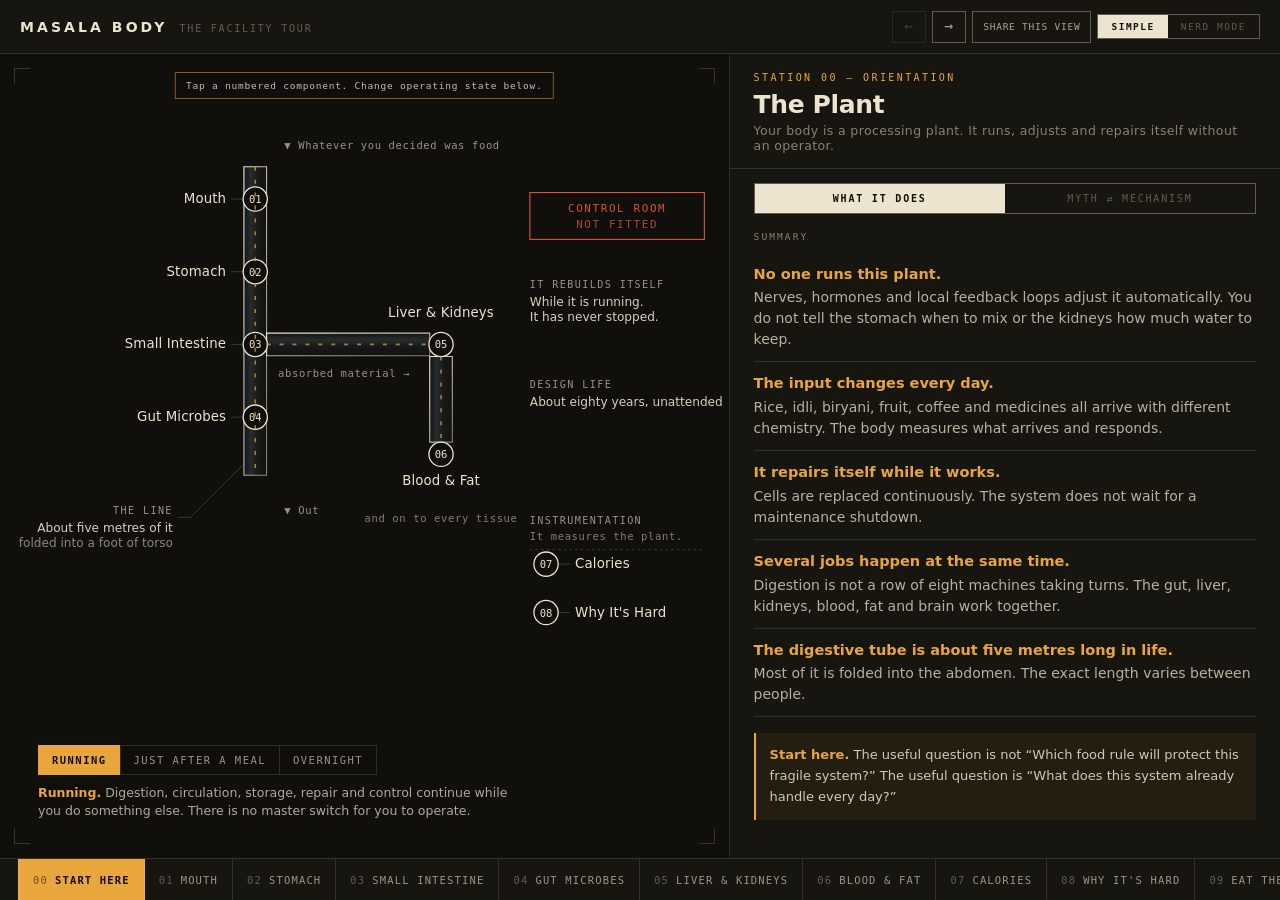
<file: index.html>
<!DOCTYPE html>
<html lang="en">
<head>
<meta charset="utf-8">
<meta name="viewport" content="width=device-width, initial-scale=1">
<title>Masala Body — The Facility Tour</title>
<meta name="description" content="A guided tour of the human body drawn as an industrial plant. Ten stations, two detail layers.">
<link rel="icon" href="favicon.svg" type="image/svg+xml">

<!-- Sharing is the whole distribution plan (A9), so the card matters, and
     these are absolute: a good number of scrapers will not resolve a relative
     og:image, and the per-station pages sit one directory down. -->
<meta property="og:type" content="website">
<meta property="og:url" content="https://krishashok.github.io/masala-body-atlas/">
<meta property="og:title" content="Masala Body — The Facility Tour">
<meta property="og:description" content="Ten stations of the human body, drawn as an industrial plant. Every organ gets an engineering datasheet and a myth-vs-mechanism toggle.">
<meta property="og:image" content="https://krishashok.github.io/masala-body-atlas/og.png">
<meta name="twitter:card" content="summary_large_image">
<meta name="twitter:title" content="Masala Body — The Facility Tour">
<meta name="twitter:description" content="Ten stations of the human body, drawn as an industrial plant.">
<meta name="twitter:image" content="https://krishashok.github.io/masala-body-atlas/og.png">

<link rel="stylesheet" href="app.css">
<link rel="stylesheet" href="interaction-controls.css">
</head>
<body class="plain">

<!-- ============ SHARED PAINT SERVERS ============
     One implied light source for the whole set: top-left, always. Every
     sheet references these by fragment id, so the ten drawings are lit
     consistently and the gradients are downloaded once rather than
     re-declared in ten <defs> blocks.

     On a near-black ground you model with light, not shadow — a drop
     shadow against #100F0C is invisible, so there are none here. What
     gives an object its volume is a lit contour, a shaded interior and
     a wall that catches the light on one side. -->
<svg class="matdefs" aria-hidden="true" focusable="false"><defs>

  <!-- vessel interior: bright at the top-left shoulder, falling away -->
  <linearGradient id="mb-form" x1="0" y1="0" x2=".9" y2="1">
    <stop offset="0"   stop-color="#E8A63C" stop-opacity=".14"/>
    <stop offset=".55" stop-color="#E8A63C" stop-opacity=".055"/>
    <stop offset="1"   stop-color="#E8A63C" stop-opacity=".015"/>
  </linearGradient>

  <!-- contour: the outline itself is lit, so it is not a uniform weight.
       The dark end stops at .52 so the shaded edge stays legible. -->
  <linearGradient id="mb-rim" x1="0" y1="0" x2=".85" y2="1">
    <stop offset="0"   stop-color="#EDE4D0" stop-opacity="1"/>
    <stop offset=".5"  stop-color="#EDE4D0" stop-opacity=".8"/>
    <stop offset="1"   stop-color="#EDE4D0" stop-opacity=".52"/>
  </linearGradient>

  <!-- the wall seen edge-on. Painted on a stroke that is clipped to its
       own shape, so only the inner half survives and the vessel gains a
       thickness instead of a boundary. -->
  <linearGradient id="mb-wall" x1="0" y1="0" x2=".8" y2="1">
    <stop offset="0"   stop-color="#EDE4D0" stop-opacity=".26"/>
    <stop offset=".45" stop-color="#EDE4D0" stop-opacity=".1"/>
    <stop offset="1"   stop-color="#EDE4D0" stop-opacity=".04"/>
  </linearGradient>

  <!-- sheen: a wet surface has one soft specular patch, not an even wash -->
  <radialGradient id="mb-spec" cx=".5" cy=".5" r=".5">
    <stop offset="0" stop-color="#EDE4D0" stop-opacity=".09"/>
    <stop offset="1" stop-color="#EDE4D0" stop-opacity="0"/>
  </radialGradient>

  <!-- pipes. The diagonal is the safe default for bent and tapered runs;
       .v and .h get a true cylinder ramp across the bore. -->
  <linearGradient id="mb-pipe" x1="0" y1="0" x2=".9" y2="1">
    <stop offset="0" stop-color="#7FA0BA" stop-opacity=".17"/>
    <stop offset="1" stop-color="#7FA0BA" stop-opacity=".03"/>
  </linearGradient>
  <linearGradient id="mb-tube-v" x1="0" y1="0" x2="1" y2="0">
    <stop offset="0"   stop-color="#7FA0BA" stop-opacity=".04"/>
    <stop offset=".3"  stop-color="#7FA0BA" stop-opacity=".2"/>
    <stop offset=".62" stop-color="#7FA0BA" stop-opacity=".07"/>
    <stop offset="1"   stop-color="#7FA0BA" stop-opacity=".02"/>
  </linearGradient>
  <linearGradient id="mb-tube-h" x1="0" y1="0" x2="0" y2="1">
    <stop offset="0"   stop-color="#7FA0BA" stop-opacity=".04"/>
    <stop offset=".3"  stop-color="#7FA0BA" stop-opacity=".2"/>
    <stop offset=".62" stop-color="#7FA0BA" stop-opacity=".07"/>
    <stop offset="1"   stop-color="#7FA0BA" stop-opacity=".02"/>
  </linearGradient>

  <!-- plant, not organ: bays and blocks are lit from the same corner -->
  <linearGradient id="mb-bay" x1="0" y1="0" x2=".6" y2="1">
    <stop offset="0" stop-color="#E8A63C" stop-opacity=".11"/>
    <stop offset="1" stop-color="#E8A63C" stop-opacity=".02"/>
  </linearGradient>

</defs></svg>

<div class="topbar">
  <div class="brand"><b>Masala Body</b><span>The Facility Tour</span></div>
  <div class="topactions">
    <button class="iconbtn" id="btnPrev" aria-label="Previous station" title="Previous station">←</button>
    <button class="iconbtn" id="btnNext" aria-label="Next station" title="Next station">→</button>
    <button class="sharebtn" id="btnShare">Share this view</button>
  <div class="layerswitch">
    <div class="seg">
      <button id="btnPlain" class="on" aria-pressed="true">Simple</button>
      <button id="btnTech" aria-pressed="false">Nerd Mode</button>
    </div>
  </div>
  </div>
</div>

<div class="main">

  <!-- ================== DRAWING ================== -->
  <div class="surface" id="surface">
    <span class="corner tl"></span><span class="corner tr"></span>
    <span class="corner bl"></span><span class="corner br"></span>
    <div class="modeflag techonly" id="modeflag">Mechanism View</div>
    <div class="firsthint" id="firsthint">Tap a numbered component. Change operating state below.</div>

    <div id="drawing"></div>

    <div class="titleblock techonly" id="titleblock"></div>

    <div class="modestrip">
      <div class="modebtns" id="modebtns"></div>
      <div class="modecap" id="modecap"></div>
    </div>
  </div>

  <!-- ================== PANEL ================== -->
  <div class="panel">
    <div class="phead">
      <div class="stationno" id="stationno"></div>
      <h1 id="ptitle"></h1>
      <h2 id="psub"></h2>
    </div>

    <div class="toggle" id="toggle">
      <button id="btnMain" class="on" aria-pressed="true">What It Does</button>
      <button id="btnMyth" class="mythbtn" aria-pressed="false">Myth &rlarr; Mechanism</button>
    </div>

    <div class="body plainonly" id="bodyPlain"></div>
    <div class="body techonly" id="bodyTech"></div>
    <div class="modelwrap techonly" id="modelwrap" style="display:none"></div>
    <div class="body" id="bodyMyth" style="display:none"></div>

    <div class="readout" id="readout" aria-live="polite">
      <div class="tag" id="roTag"></div>
      <h3 id="roName"></h3>
      <p id="roText"></p>
    </div>
  </div>
</div>

<nav class="rail" id="rail" aria-label="Stations"></nav>

<script type="module" src="app.js"></script>
<script type="module" src="interaction-controls.js"></script>
</body>
</html>
</file>
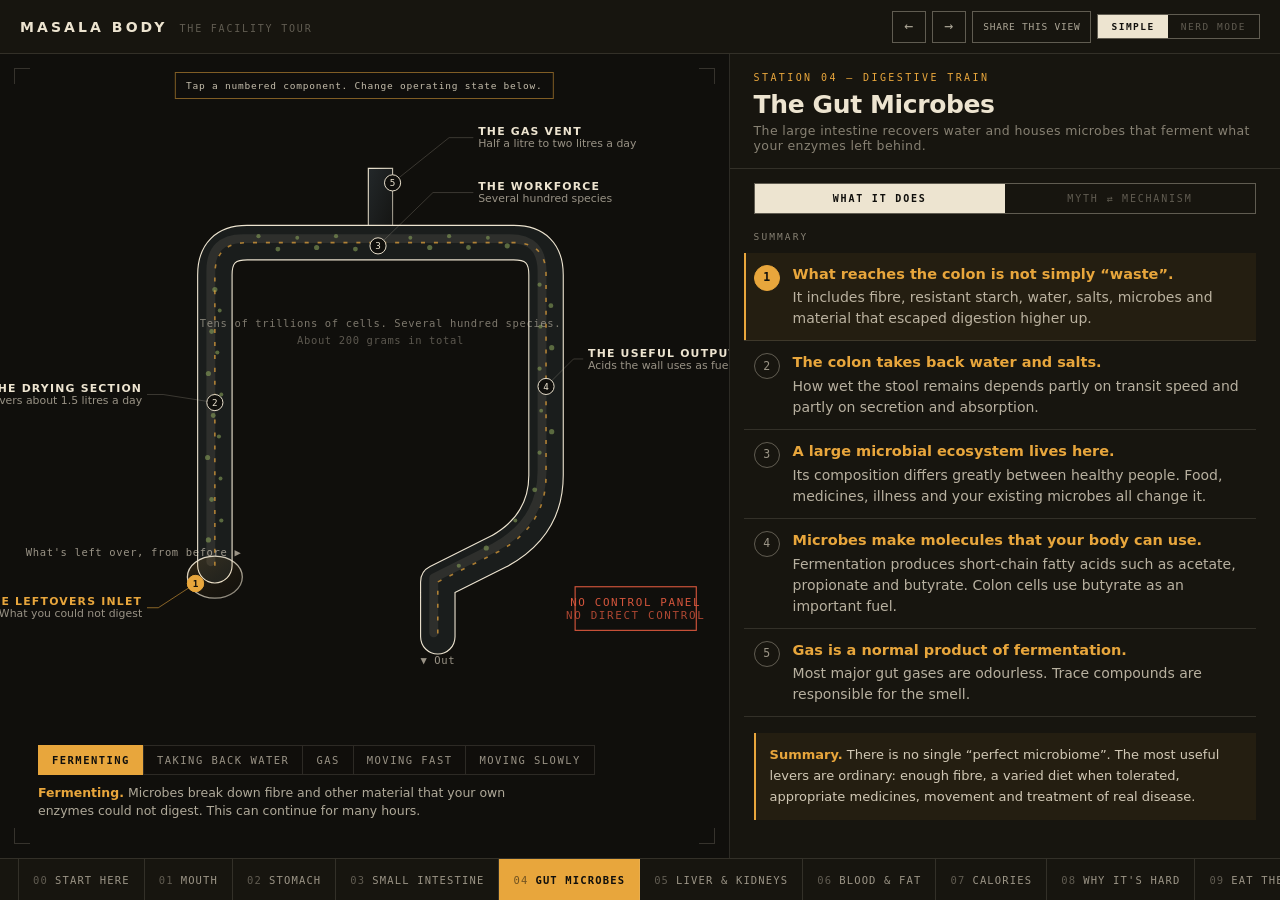
<file: bioreactor/index.html>
<!doctype html>
<html lang="en"><head>
<meta charset="utf-8">
<meta name="viewport" content="width=device-width,initial-scale=1">
<title>Masala Body — Station 04: Gut Microbes</title>
<meta name="description" content="What you can't digest, they can">
<meta property="og:type" content="website">
<meta property="og:url" content="https://krishashok.github.io/masala-body-atlas/bioreactor/">
<meta property="og:title" content="Masala Body — Station 04: Gut Microbes">
<meta property="og:description" content="What you can't digest, they can">
<meta property="og:image" content="https://krishashok.github.io/masala-body-atlas/og.png">
<meta name="twitter:card" content="summary_large_image">
<meta name="twitter:title" content="Masala Body — Station 04: Gut Microbes">
<meta name="twitter:description" content="What you can't digest, they can">
<meta name="twitter:image" content="https://krishashok.github.io/masala-body-atlas/og.png">
<link rel="icon" href="../favicon.svg" type="image/svg+xml">
<script>location.replace('../#/bioreactor'+location.search)</script>
</head><body><p><a href="../#/bioreactor">Open Station 04</a></p></body></html>
</file>
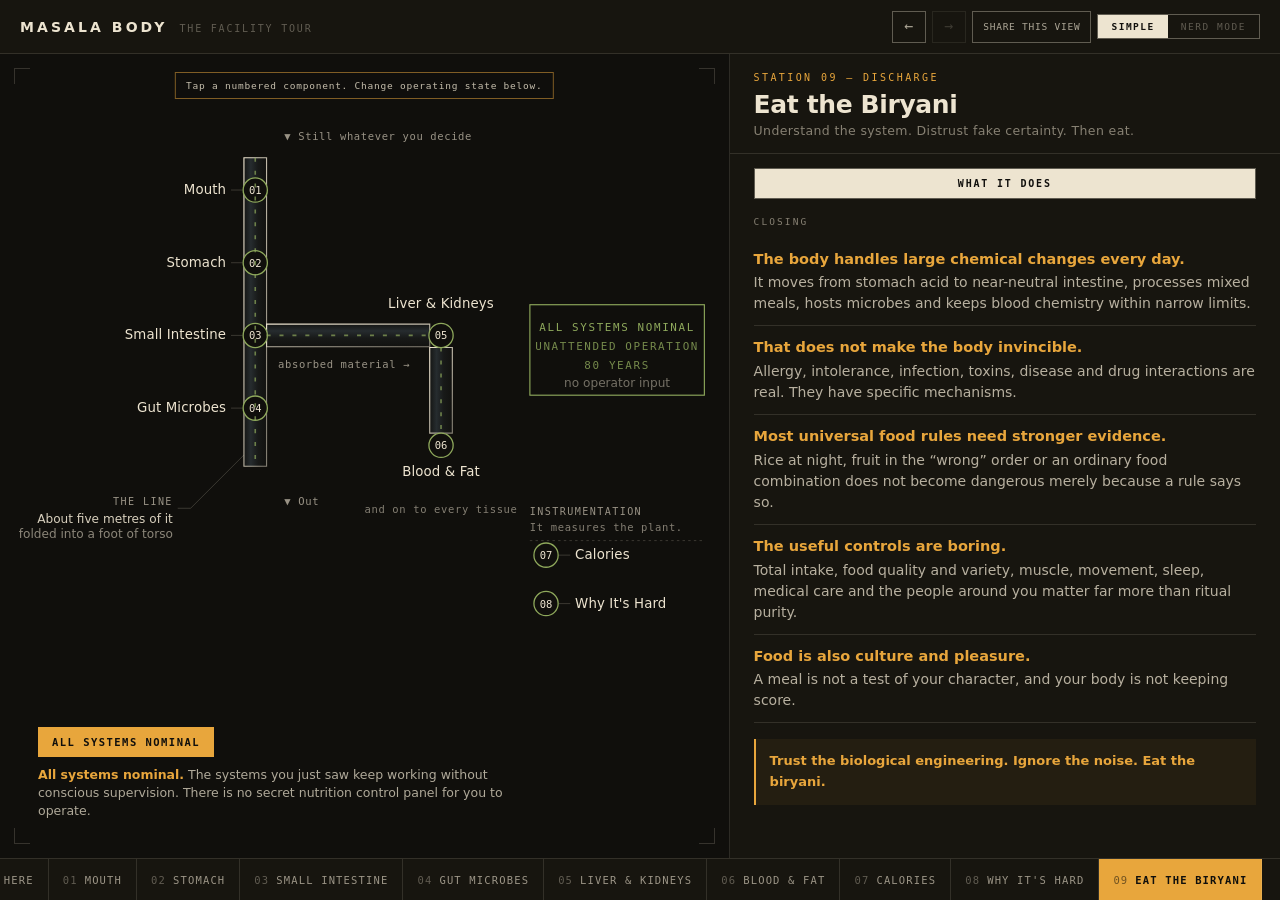
<file: closing/index.html>
<!doctype html>
<html lang="en"><head>
<meta charset="utf-8">
<meta name="viewport" content="width=device-width,initial-scale=1">
<title>Masala Body — Station 09: Eat the Biryani</title>
<meta name="description" content="Understand the system, distrust certainty, then eat">
<meta property="og:type" content="website">
<meta property="og:url" content="https://krishashok.github.io/masala-body-atlas/closing/">
<meta property="og:title" content="Masala Body — Station 09: Eat the Biryani">
<meta property="og:description" content="Understand the system, distrust certainty, then eat">
<meta property="og:image" content="https://krishashok.github.io/masala-body-atlas/og.png">
<meta name="twitter:card" content="summary_large_image">
<meta name="twitter:title" content="Masala Body — Station 09: Eat the Biryani">
<meta name="twitter:description" content="Understand the system, distrust certainty, then eat">
<meta name="twitter:image" content="https://krishashok.github.io/masala-body-atlas/og.png">
<link rel="icon" href="../favicon.svg" type="image/svg+xml">
<script>location.replace('../#/closing'+location.search)</script>
</head><body><p><a href="../#/closing">Open Station 09</a></p></body></html>
</file>
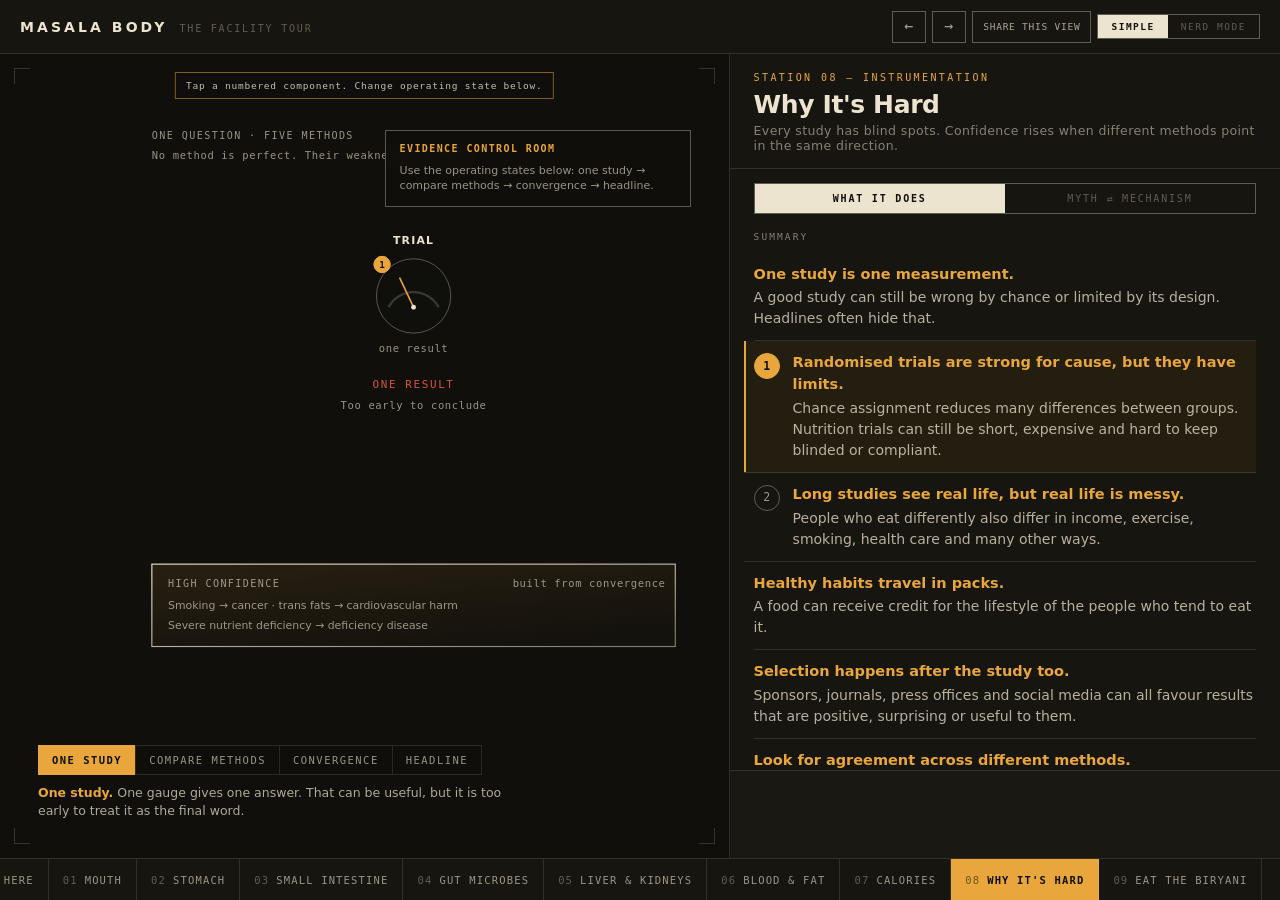
<file: control-room/index.html>
<!doctype html>
<html lang="en"><head>
<meta charset="utf-8">
<meta name="viewport" content="width=device-width,initial-scale=1">
<title>Masala Body — Station 08: Why It's Hard</title>
<meta name="description" content="Every instrument has a blind spot. Confidence rises when different ones agree.">
<meta property="og:type" content="website">
<meta property="og:url" content="https://krishashok.github.io/masala-body-atlas/control-room/">
<meta property="og:title" content="Masala Body — Station 08: Why It's Hard">
<meta property="og:description" content="Every instrument has a blind spot. Confidence rises when different ones agree.">
<meta property="og:image" content="https://krishashok.github.io/masala-body-atlas/og.png">
<meta name="twitter:card" content="summary_large_image">
<meta name="twitter:title" content="Masala Body — Station 08: Why It's Hard">
<meta name="twitter:description" content="Every instrument has a blind spot. Confidence rises when different ones agree.">
<meta name="twitter:image" content="https://krishashok.github.io/masala-body-atlas/og.png">
<link rel="icon" href="../favicon.svg" type="image/svg+xml">
<script>location.replace('../#/control-room'+location.search)</script>
</head><body><p><a href="../#/control-room">Open Station 08</a></p></body></html>
</file>
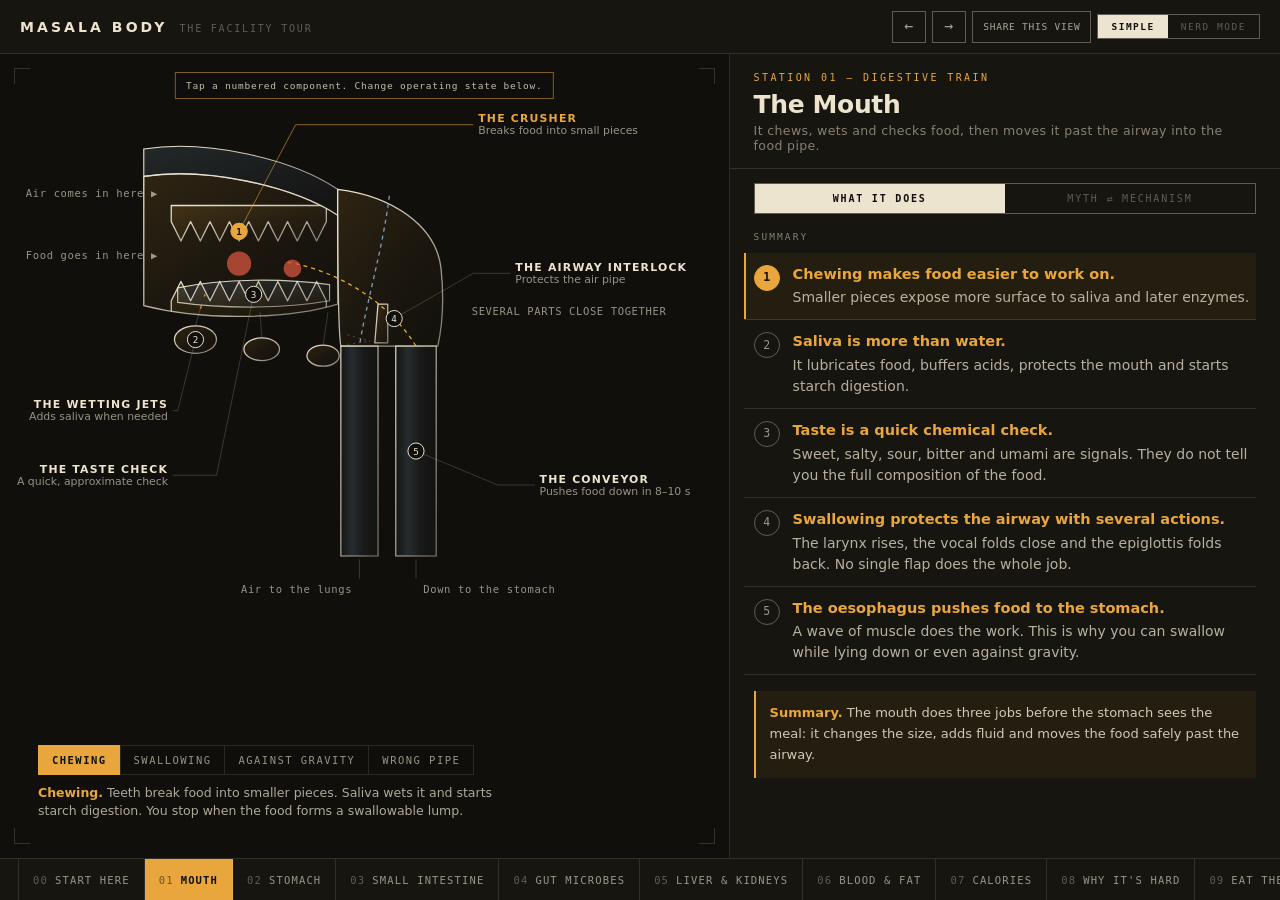
<file: intake/index.html>
<!doctype html>
<html lang="en"><head>
<meta charset="utf-8">
<meta name="viewport" content="width=device-width,initial-scale=1">
<title>Masala Body — Station 01: Mouth</title>
<meta name="description" content="Where food gets smaller, wetter, and safely aimed">
<meta property="og:type" content="website">
<meta property="og:url" content="https://krishashok.github.io/masala-body-atlas/intake/">
<meta property="og:title" content="Masala Body — Station 01: Mouth">
<meta property="og:description" content="Where food gets smaller, wetter, and safely aimed">
<meta property="og:image" content="https://krishashok.github.io/masala-body-atlas/og.png">
<meta name="twitter:card" content="summary_large_image">
<meta name="twitter:title" content="Masala Body — Station 01: Mouth">
<meta name="twitter:description" content="Where food gets smaller, wetter, and safely aimed">
<meta name="twitter:image" content="https://krishashok.github.io/masala-body-atlas/og.png">
<link rel="icon" href="../favicon.svg" type="image/svg+xml">
<script>location.replace('../#/intake'+location.search)</script>
</head><body><p><a href="../#/intake">Open Station 01</a></p></body></html>
</file>
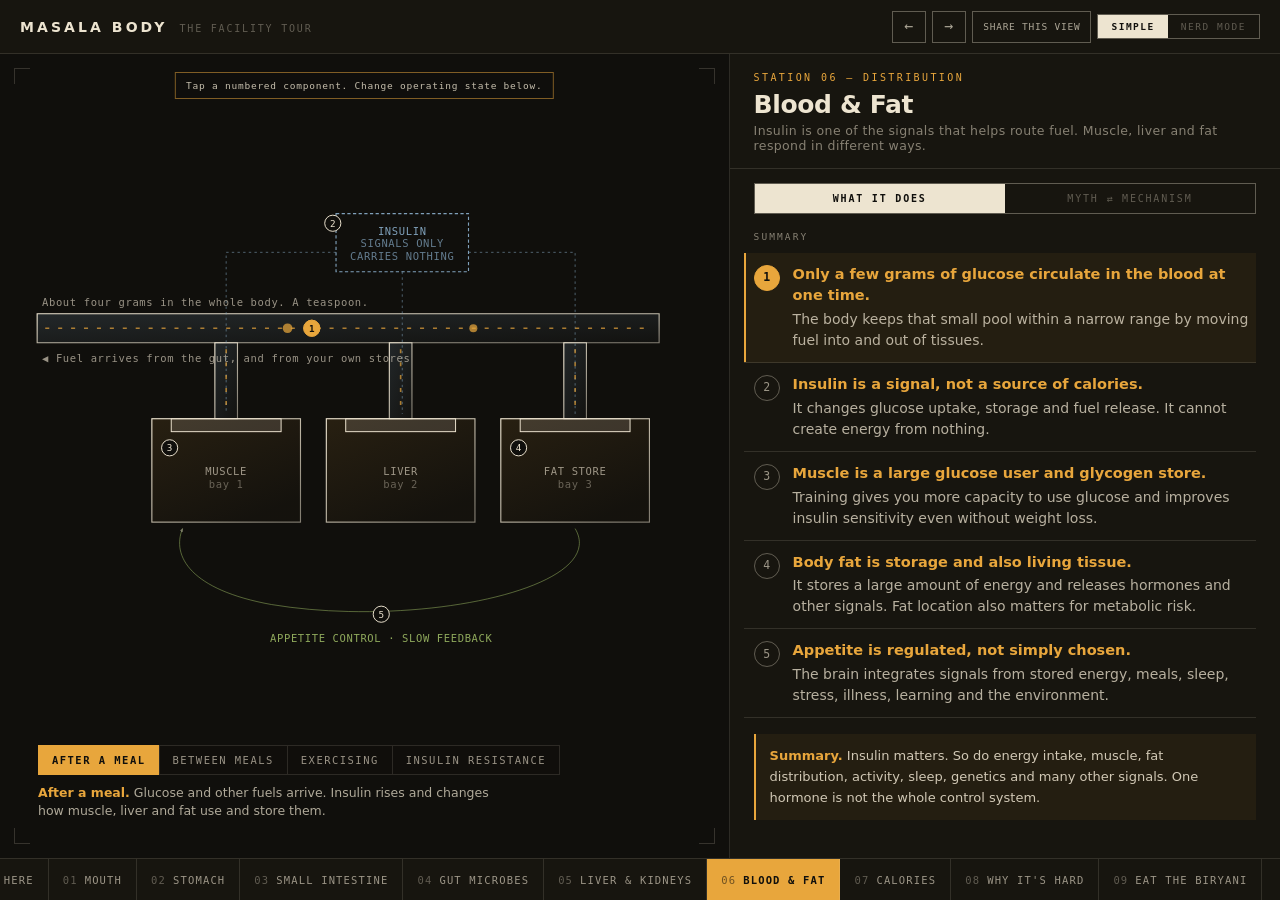
<file: logistics/index.html>
<!doctype html>
<html lang="en"><head>
<meta charset="utf-8">
<meta name="viewport" content="width=device-width,initial-scale=1">
<title>Masala Body — Station 06: Blood &amp; Fat</title>
<meta name="description" content="Insulin is a traffic controller. It does not manufacture anything.">
<meta property="og:type" content="website">
<meta property="og:url" content="https://krishashok.github.io/masala-body-atlas/logistics/">
<meta property="og:title" content="Masala Body — Station 06: Blood &amp; Fat">
<meta property="og:description" content="Insulin is a traffic controller. It does not manufacture anything.">
<meta property="og:image" content="https://krishashok.github.io/masala-body-atlas/og.png">
<meta name="twitter:card" content="summary_large_image">
<meta name="twitter:title" content="Masala Body — Station 06: Blood &amp; Fat">
<meta name="twitter:description" content="Insulin is a traffic controller. It does not manufacture anything.">
<meta name="twitter:image" content="https://krishashok.github.io/masala-body-atlas/og.png">
<link rel="icon" href="../favicon.svg" type="image/svg+xml">
<script>location.replace('../#/logistics'+location.search)</script>
</head><body><p><a href="../#/logistics">Open Station 06</a></p></body></html>
</file>
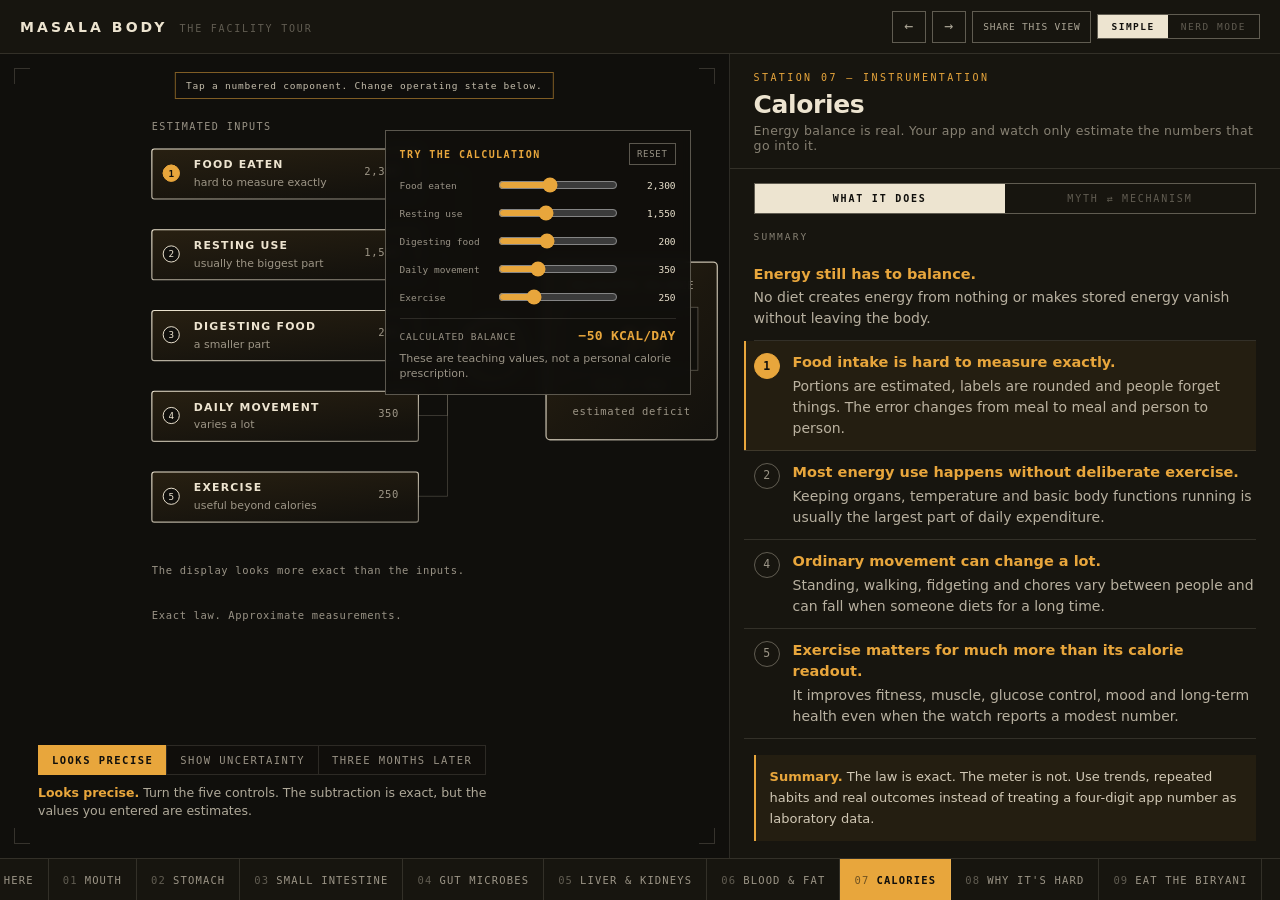
<file: meter/index.html>
<!doctype html>
<html lang="en"><head>
<meta charset="utf-8">
<meta name="viewport" content="width=device-width,initial-scale=1">
<title>Masala Body — Station 07: Calories</title>
<meta name="description" content="The physics is exact. The measurement is not. Those are different problems.">
<meta property="og:type" content="website">
<meta property="og:url" content="https://krishashok.github.io/masala-body-atlas/meter/">
<meta property="og:title" content="Masala Body — Station 07: Calories">
<meta property="og:description" content="The physics is exact. The measurement is not. Those are different problems.">
<meta property="og:image" content="https://krishashok.github.io/masala-body-atlas/og.png">
<meta name="twitter:card" content="summary_large_image">
<meta name="twitter:title" content="Masala Body — Station 07: Calories">
<meta name="twitter:description" content="The physics is exact. The measurement is not. Those are different problems.">
<meta name="twitter:image" content="https://krishashok.github.io/masala-body-atlas/og.png">
<link rel="icon" href="../favicon.svg" type="image/svg+xml">
<script>location.replace('../#/meter'+location.search)</script>
</head><body><p><a href="../#/meter">Open Station 07</a></p></body></html>
</file>
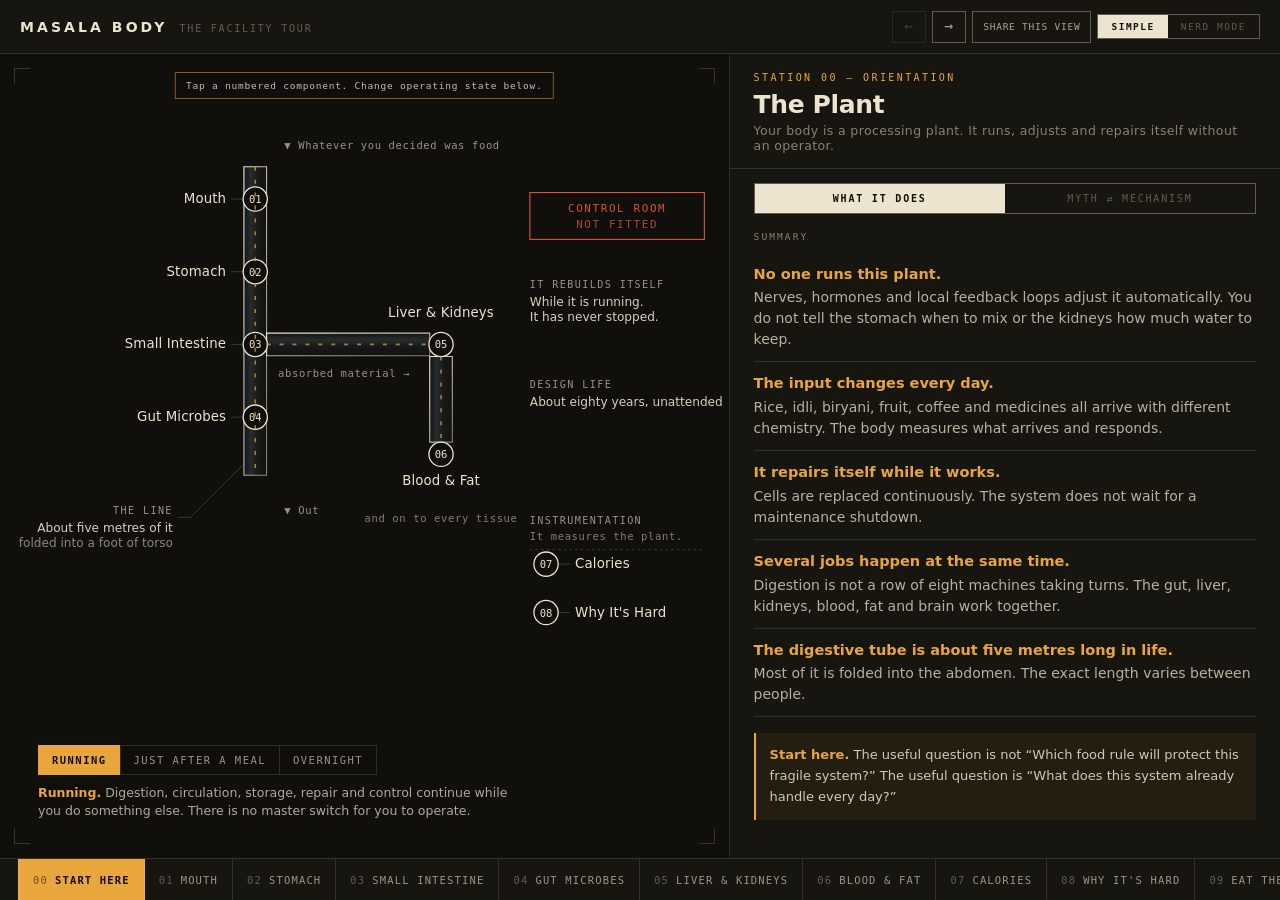
<file: preface/index.html>
<!doctype html>
<html lang="en"><head>
<meta charset="utf-8">
<meta name="viewport" content="width=device-width,initial-scale=1">
<title>Masala Body — Station 00: Start Here</title>
<meta name="description" content="Your body is a processing plant, and it has never once been switched off">
<meta property="og:type" content="website">
<meta property="og:url" content="https://krishashok.github.io/masala-body-atlas/preface/">
<meta property="og:title" content="Masala Body — Station 00: Start Here">
<meta property="og:description" content="Your body is a processing plant, and it has never once been switched off">
<meta property="og:image" content="https://krishashok.github.io/masala-body-atlas/og.png">
<meta name="twitter:card" content="summary_large_image">
<meta name="twitter:title" content="Masala Body — Station 00: Start Here">
<meta name="twitter:description" content="Your body is a processing plant, and it has never once been switched off">
<meta name="twitter:image" content="https://krishashok.github.io/masala-body-atlas/og.png">
<link rel="icon" href="../favicon.svg" type="image/svg+xml">
<script>location.replace('../#/preface'+location.search)</script>
</head><body><p><a href="../#/preface">Open Station 00</a></p></body></html>
</file>
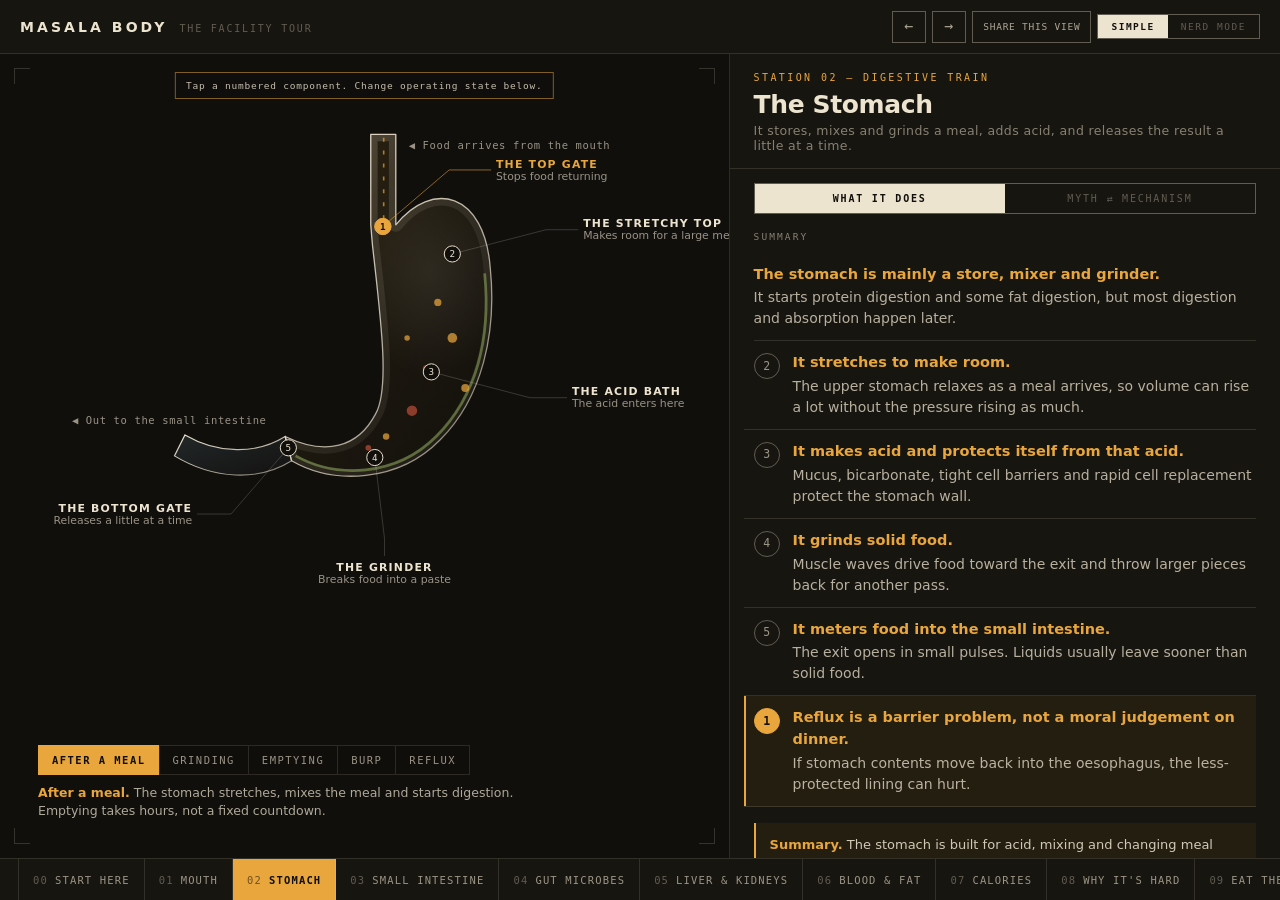
<file: reactor/index.html>
<!doctype html>
<html lang="en"><head>
<meta charset="utf-8">
<meta name="viewport" content="width=device-width,initial-scale=1">
<title>Masala Body — Station 02: Stomach</title>
<meta name="description" content="A muscular bag of acid, and tougher than you think">
<meta property="og:type" content="website">
<meta property="og:url" content="https://krishashok.github.io/masala-body-atlas/reactor/">
<meta property="og:title" content="Masala Body — Station 02: Stomach">
<meta property="og:description" content="A muscular bag of acid, and tougher than you think">
<meta property="og:image" content="https://krishashok.github.io/masala-body-atlas/og.png">
<meta name="twitter:card" content="summary_large_image">
<meta name="twitter:title" content="Masala Body — Station 02: Stomach">
<meta name="twitter:description" content="A muscular bag of acid, and tougher than you think">
<meta name="twitter:image" content="https://krishashok.github.io/masala-body-atlas/og.png">
<link rel="icon" href="../favicon.svg" type="image/svg+xml">
<script>location.replace('../#/reactor'+location.search)</script>
</head><body><p><a href="../#/reactor">Open Station 02</a></p></body></html>
</file>
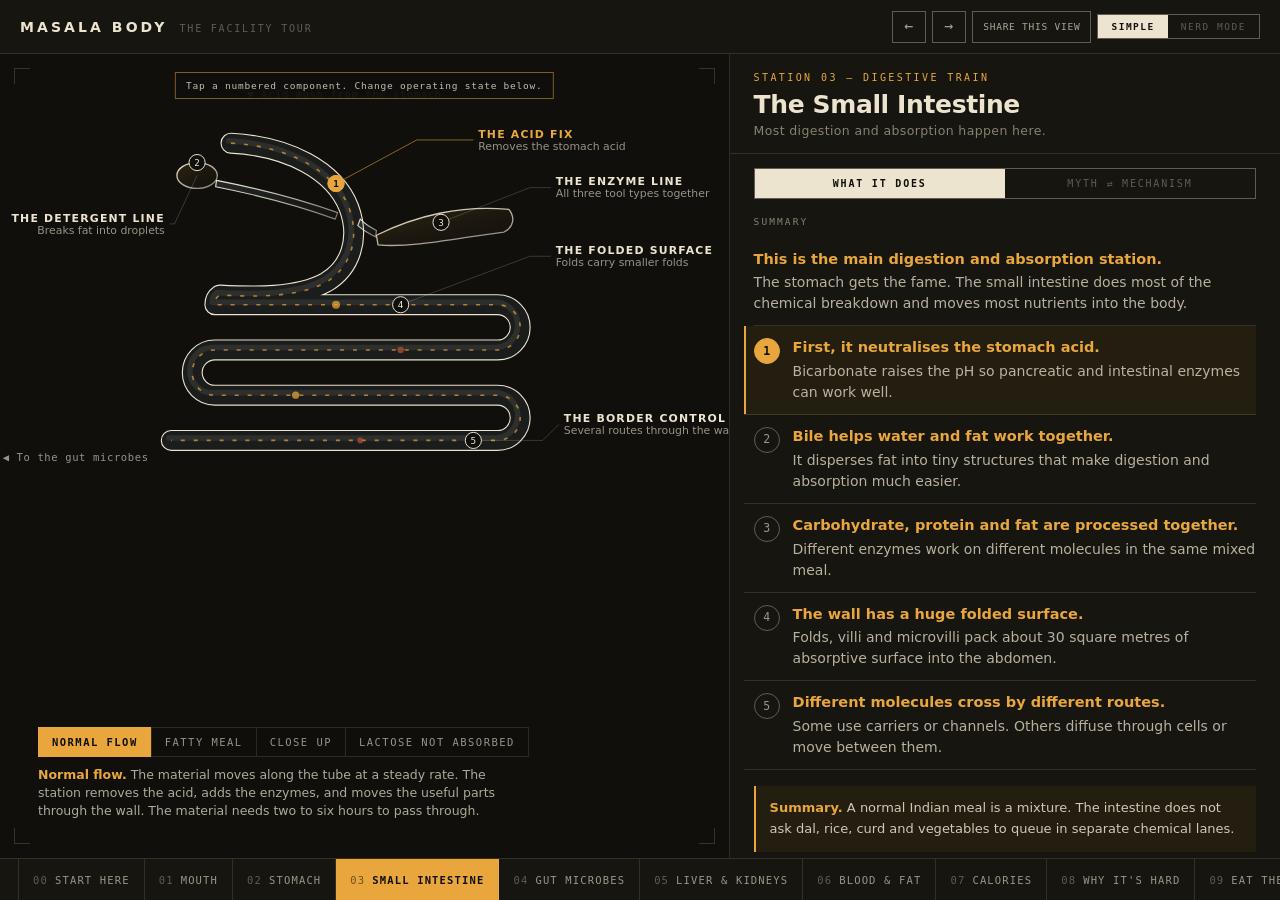
<file: refinery/index.html>
<!doctype html>
<html lang="en"><head>
<meta charset="utf-8">
<meta name="viewport" content="width=device-width,initial-scale=1">
<title>Masala Body — Station 03: Small Intestine</title>
<meta name="description" content="Where food stops being food and starts being you">
<meta property="og:type" content="website">
<meta property="og:url" content="https://krishashok.github.io/masala-body-atlas/refinery/">
<meta property="og:title" content="Masala Body — Station 03: Small Intestine">
<meta property="og:description" content="Where food stops being food and starts being you">
<meta property="og:image" content="https://krishashok.github.io/masala-body-atlas/og.png">
<meta name="twitter:card" content="summary_large_image">
<meta name="twitter:title" content="Masala Body — Station 03: Small Intestine">
<meta name="twitter:description" content="Where food stops being food and starts being you">
<meta name="twitter:image" content="https://krishashok.github.io/masala-body-atlas/og.png">
<link rel="icon" href="../favicon.svg" type="image/svg+xml">
<script>location.replace('../#/refinery'+location.search)</script>
</head><body><p><a href="../#/refinery">Open Station 03</a></p></body></html>
</file>
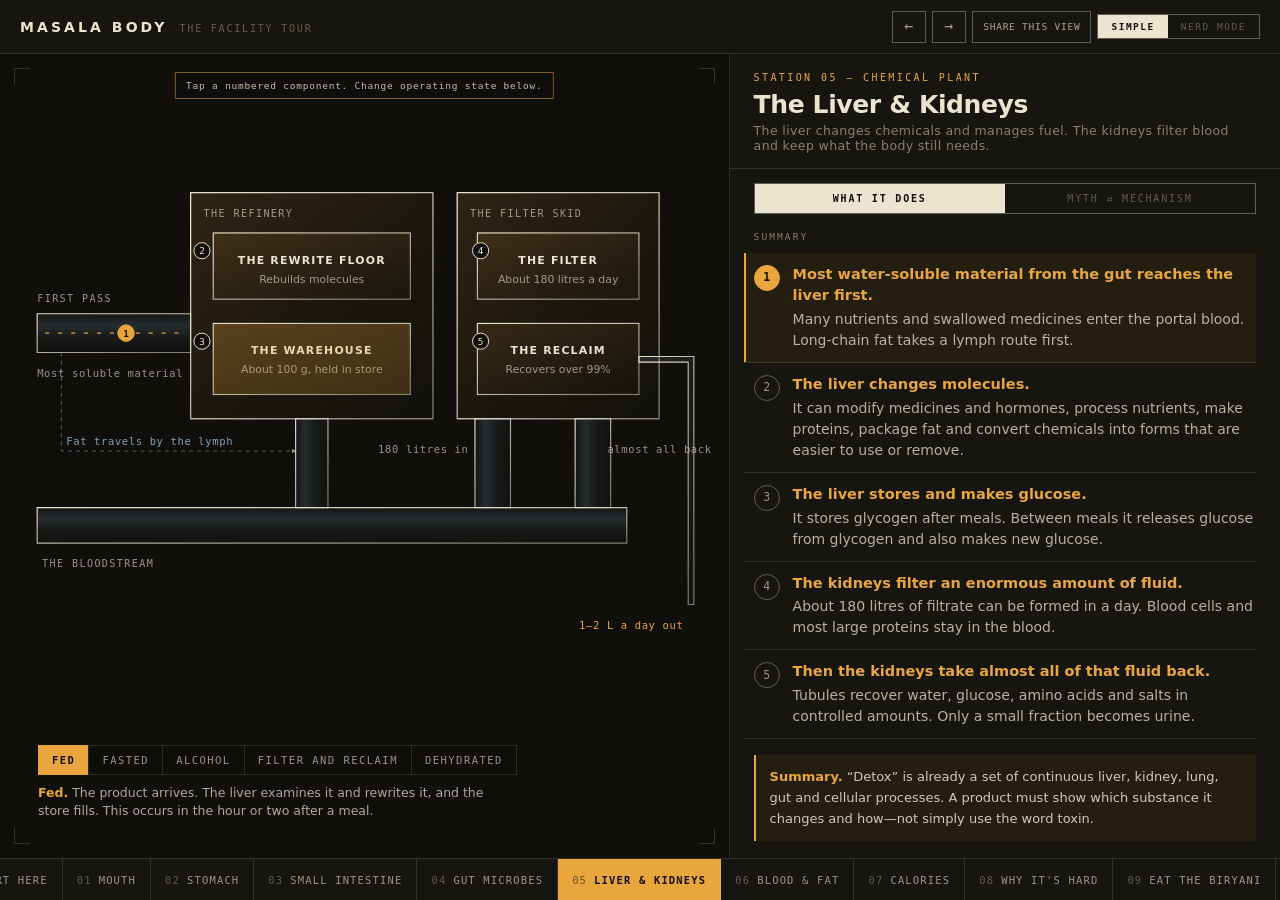
<file: reprocessing/index.html>
<!doctype html>
<html lang="en"><head>
<meta charset="utf-8">
<meta name="viewport" content="width=device-width,initial-scale=1">
<title>Masala Body — Station 05: Liver &amp; Kidneys</title>
<meta name="description" content="Two units already do, continuously, what a detox product claims to sell you">
<meta property="og:type" content="website">
<meta property="og:url" content="https://krishashok.github.io/masala-body-atlas/reprocessing/">
<meta property="og:title" content="Masala Body — Station 05: Liver &amp; Kidneys">
<meta property="og:description" content="Two units already do, continuously, what a detox product claims to sell you">
<meta property="og:image" content="https://krishashok.github.io/masala-body-atlas/og.png">
<meta name="twitter:card" content="summary_large_image">
<meta name="twitter:title" content="Masala Body — Station 05: Liver &amp; Kidneys">
<meta name="twitter:description" content="Two units already do, continuously, what a detox product claims to sell you">
<meta name="twitter:image" content="https://krishashok.github.io/masala-body-atlas/og.png">
<link rel="icon" href="../favicon.svg" type="image/svg+xml">
<script>location.replace('../#/reprocessing'+location.search)</script>
</head><body><p><a href="../#/reprocessing">Open Station 05</a></p></body></html>
</file>
<file: app.css>
/* ============================================================
   MASALA BODY — THE FACILITY TOUR
   Shared drawing-office vocabulary. Every station uses these
   classes and only these classes. If a station needs a new
   primitive it belongs HERE, next to its relatives — never in
   a station module. The set effect is the whole visual argument.
   ============================================================ */

:root{
  --ink:#100F0C; --ink-2:#17150F; --panel:#1A1813;
  --line:#EDE4D0;
  --line-dim:rgba(237,228,208,.34);
  --line-faint:rgba(237,228,208,.13);
  /* --line-dim is a STROKE weight — leaders, dimension lines, borders. It is
     2.7:1 against the ink and must never be used for type. Small text uses
     --label (6.3:1, clears AA) and, in the drawing, must also be sized for
     the viewBox scale: the sheet renders at ~0.78, so a 9px glyph lands at
     7 real pixels. Nothing in a drawing should be set below ~13. */
  --label:rgba(237,228,208,.62);
  --turmeric:#E8A63C; --chilli:#D4553C; --cardamom:#8FA95C; --steel:#7FA0BA;
  --mono: ui-monospace,"SF Mono",SFMono-Regular,Menlo,Consolas,monospace;
  --sans: "Helvetica Neue",Inter,system-ui,-apple-system,sans-serif;
  /* Overlay furniture (mode flag, mode strip, title block) insets to here so
     it clears the corner registration marks, which sit at 14px and must stay
     visible — they are what makes ten drawings read as one set (A5). */
  --inset:38px;
}
*{box-sizing:border-box}
html,body{margin:0;height:100%}
body{background:var(--ink);color:var(--line);font-family:var(--sans);
     -webkit-font-smoothing:antialiased;display:flex;flex-direction:column}

/* ============ layer switching ============ */
body.plain .techonly{display:none!important}
body.tech  .plainonly{display:none!important}

/* ============ topbar ============ */
.topbar{display:flex;align-items:center;justify-content:space-between;
  padding:0 20px;height:54px;flex:0 0 54px;border-bottom:1px solid var(--line-faint);background:var(--ink-2)}
.brand{display:flex;align-items:baseline;gap:12px}
.brand b{font-size:14px;letter-spacing:.22em;text-transform:uppercase}
.brand span{font-family:var(--mono);font-size:10px;letter-spacing:.18em;color:var(--line-dim);text-transform:uppercase}

.layerswitch{display:flex;align-items:center;gap:10px}
.layerswitch .cap{font-family:var(--mono);font-size:9px;letter-spacing:.18em;color:var(--line-dim);text-transform:uppercase}
.seg{display:flex;border:1px solid var(--line-dim)}
.seg button{background:transparent;border:0;color:var(--line-dim);cursor:pointer;
  font-family:var(--mono);font-size:9.5px;letter-spacing:.16em;text-transform:uppercase;padding:6px 13px}
.seg button.on{background:var(--line);color:var(--ink);font-weight:700}

/* ============ layout ============ */
.main{flex:1;display:grid;grid-template-columns:1.14fr .86fr;min-height:0}

.surface{position:relative;overflow:hidden;border-right:1px solid var(--line-faint);
  background-color:var(--ink);display:flex;align-items:center;justify-content:center}
body.tech .surface{
  background-image:
    linear-gradient(rgba(237,228,208,.045) 1px,transparent 1px),
    linear-gradient(90deg,rgba(237,228,208,.045) 1px,transparent 1px),
    linear-gradient(rgba(237,228,208,.018) 1px,transparent 1px),
    linear-gradient(90deg,rgba(237,228,208,.018) 1px,transparent 1px);
  background-size:96px 96px,96px 96px,16px 16px,16px 16px}
.surface svg{width:100%;height:100%;display:block}
/* The drawing host fills the surface, less the chrome above and below it —
   the mode flag on top, the mode strip and title block underneath — both
   measured by app.js. Chrome is sized in CSS pixels while the drawing
   scales with the viewBox, so at narrow widths a "small" corner tag covers
   a large part of the sheet. No fixed position in drawing coordinates can
   dodge that; the band has to be reserved. */
#drawing{position:absolute;inset:var(--flag-h,0px) 0 var(--furniture-h,0px) 0;
  display:flex;align-items:center;justify-content:center}

.corner{position:absolute;width:16px;height:16px;border:1px solid var(--line-dim);opacity:.5}
.corner.tl{top:14px;left:14px;border-right:0;border-bottom:0}
.corner.tr{top:14px;right:14px;border-left:0;border-bottom:0}
.corner.bl{bottom:14px;left:14px;border-right:0;border-top:0}
.corner.br{bottom:14px;right:14px;border-left:0;border-top:0}

.titleblock{position:absolute;right:var(--inset);bottom:var(--inset);border:1px solid var(--line-dim);
  font-family:var(--mono);font-size:10px;letter-spacing:.09em;color:var(--label);
  text-transform:uppercase;background:rgba(16,15,12,.88)}
.titleblock div{display:flex}
.titleblock span{padding:5px 9px;border-right:1px solid var(--line-faint)}
.titleblock span:last-child{border-right:0}
.titleblock div+div{border-top:1px solid var(--line-faint)}
.titleblock b{color:var(--line);font-weight:500}

.modeflag{position:absolute;left:var(--inset);top:var(--inset);font-family:var(--mono);font-size:10px;
  letter-spacing:.18em;text-transform:uppercase;padding:5px 10px;border:1px solid var(--line-dim);color:var(--label)}
body.myth .modeflag{color:var(--chilli);border-color:var(--chilli)}

/* ============ process mode strip ============ */
.modestrip{position:absolute;left:var(--inset);bottom:var(--inset);right:var(--inset);
  display:flex;flex-direction:column;gap:9px;pointer-events:none}
.modebtns{display:flex;gap:0;pointer-events:auto;flex-wrap:wrap}
.modebtns button{background:rgba(16,15,12,.9);border:1px solid var(--line-faint);border-right:0;
  color:var(--label);cursor:pointer;font-family:var(--mono);font-size:10.5px;
  letter-spacing:.14em;text-transform:uppercase;padding:8px 13px}
.modebtns button:last-child{border-right:1px solid var(--line-faint)}
.modebtns button:hover{color:var(--line)}
.modebtns button.on{background:var(--turmeric);border-color:var(--turmeric);color:var(--ink);font-weight:700}
.modebtns button.on.fault{background:var(--chilli);border-color:var(--chilli);color:#fff}
.modecap{font-size:12.5px;color:rgba(237,228,208,.72);max-width:60ch;line-height:1.45}
/* In Nerd Mode the title block occupies the bottom-right. Rather than squeeze
   the caption beside it — which wraps it to five or six lines on a small
   laptop — lift the whole strip above it. --tb-h is measured by app.js. */
body.tech .modestrip{bottom:calc(var(--inset) + var(--tb-h,0px) + 10px)}
.modecap b{color:var(--turmeric);font-weight:600}

/* ============ svg ============ */

/* The shared paint servers live in index.html and are lit from the top-left.
   Nothing below may introduce a second light direction. */
.matdefs{position:absolute;width:0;height:0;overflow:hidden}

.vessel{fill:url(#mb-form);stroke:url(#mb-rim);stroke-width:1.6;stroke-linejoin:round}
.vessel-inner{fill:none;stroke:var(--line-dim);stroke-width:.8;stroke-dasharray:3 4}

/* Wall thickness, for one path and no new geometry: a stroked copy of the
   vessel outline clipped to the vessel's own fill area. Half the stroke is
   discarded by the clip, and what is left reads as the thickness of the
   wall — lit on the shoulder, dark underneath. Needs the station to expose
   a clipPath of the vessel, which most already have for their contents. */
.wall{fill:none;stroke:url(#mb-wall);stroke-width:17;stroke-linejoin:round;pointer-events:none}
.wall.thin{stroke-width:11}

/* One soft specular patch. Clip it to the vessel or it will float. */
.sheen{fill:url(#mb-spec);pointer-events:none}

.pipe{fill:url(#mb-pipe);stroke:url(#mb-rim);stroke-width:1.4}
/* straight runs get a real cylinder ramp across the bore */
.pipe.v{fill:url(#mb-tube-v)}
.pipe.h{fill:url(#mb-tube-h)}
.dimline{stroke:var(--line-dim);stroke-width:.7}
.dimtext{fill:var(--label);font-family:var(--mono);font-size:13px;letter-spacing:.06em}
.leader{stroke:var(--line-dim);stroke-width:.7;fill:none}
.lbl-name{fill:var(--line);font-family:var(--sans);font-size:13.5px;font-weight:700;letter-spacing:.11em;text-transform:uppercase}
.lbl-fn{fill:var(--label);font-family:var(--mono);font-size:13px;letter-spacing:.03em}
body.plain .lbl-fn{font-family:var(--sans);font-size:13.5px;letter-spacing:0;fill:var(--label)}
/* invisible tap target behind every hotspot dot; grows on mobile (A7) */
.hithalo{fill:transparent}
.hotdot{fill:var(--ink);stroke:var(--line);stroke-width:1.2}
.hotnum{fill:var(--line);font-family:var(--mono);font-size:11.5px;text-anchor:middle;pointer-events:none;dominant-baseline:central}

/* ---- site plan (Stations 00 and 09) ----
   This sheet is a map, not a machine. Its node labels and annotation
   blocks carry the weight that hotspot callouts carry on the other
   sheets, so they are set larger than .lbl-fn rather than competing
   with it at 9px. */
.nodenum{fill:var(--line);font-family:var(--mono);font-size:13px;text-anchor:middle;
  pointer-events:none;dominant-baseline:central}
.lbl-node{fill:var(--line);font-family:var(--sans);font-size:16.5px;letter-spacing:.01em}
body.tech .lbl-node{font-family:var(--mono);font-size:14.5px;letter-spacing:.05em;fill:rgba(237,228,208,.92)}
.blk-h{fill:var(--label);font-family:var(--mono);font-size:12.5px;letter-spacing:.14em;text-transform:uppercase}
.blk-p{fill:rgba(237,228,208,.9);font-family:var(--sans);font-size:15px}
body.tech .blk-p{font-family:var(--mono);font-size:13.5px}
.hotring{fill:none;stroke:var(--turmeric);stroke-width:1.1;opacity:0;transform-box:fill-box;transform-origin:center}
g.hot{cursor:pointer}
g.hot:hover .hotdot,g.hot.on .hotdot{fill:var(--turmeric);stroke:var(--turmeric)}
g.hot:hover .hotnum,g.hot.on .hotnum{fill:var(--ink);font-weight:700}
g.hot.on .hotring{opacity:1;animation:ping 2s ease-out infinite}
g.hot.on .lbl-name{fill:var(--turmeric)}
g.hot.on .leader{stroke:var(--turmeric)}
g.hot:focus{outline:none}
g.hot:focus-visible .hotdot{stroke:var(--turmeric);stroke-width:2.5}
@keyframes ping{0%{transform:scale(1);opacity:.9}70%{transform:scale(2.1);opacity:0}100%{opacity:0}}

.flowline{stroke:var(--turmeric);stroke-width:2;stroke-dasharray:5 11;fill:none;opacity:.7;animation:flow 1.6s linear infinite}
@keyframes flow{to{stroke-dashoffset:-32}}

/* contents */
.chyme{fill:var(--turmeric);opacity:.72;transform-box:fill-box;transform-origin:center;
       animation:churn 5.5s ease-in-out infinite}
.chyme.b{fill:var(--chilli);opacity:.62}
@keyframes churn{0%{transform:translate(0,0)}25%{transform:translate(-15px,11px)}
  50%{transform:translate(7px,21px)}75%{transform:translate(17px,9px)}100%{transform:translate(0,0)}}
body.mode-grind .chyme{animation-duration:2.2s}

/* peristalsis */
.wave{fill:none;stroke:var(--line);stroke-width:2.6;stroke-linecap:round;opacity:0}
.wavegrp{transform-box:fill-box;animation:peristalsis 3.4s cubic-bezier(.5,0,.6,1) infinite}
@keyframes peristalsis{0%{transform:translate(0,0) scale(1);opacity:0}12%{opacity:.95}
  85%{opacity:.5}100%{transform:translate(-150px,108px) scale(.5);opacity:0}}
body.mode-grind .wavegrp{animation-duration:1.5s}
body.mode-grind .wave{stroke:var(--turmeric);stroke-width:3.2}

/* ---- mode-gated drawing groups (§D4) ----
   A group tagged .anim .a-<k> stays display:none until its mode is
   active, which conveniently restarts its CSS animations on switch,
   so nothing needs JS scheduling. One rule per mode key; extend this
   list as each station lands. */
.anim{display:none}
body.mode-normal   .a-normal,
body.mode-grind    .a-grind,
body.mode-empty    .a-empty,
body.mode-vent     .a-vent,
body.mode-reflux   .a-reflux,
body.mode-chew     .a-chew,
body.mode-swallow  .a-swallow,
body.mode-inverted .a-inverted,
body.mode-aspirate .a-aspirate,
body.mode-flow     .a-flow,
body.mode-fatty    .a-fatty,
body.mode-closeup  .a-closeup,
body.mode-lactose  .a-lactose,
body.mode-ferment  .a-ferment,
body.mode-water    .a-water,
body.mode-gas      .a-gas,
body.mode-fast     .a-fast,
body.mode-slow     .a-slow,
body.mode-fed      .a-fed,
body.mode-fasted   .a-fasted,
body.mode-alcohol  .a-alcohol,
body.mode-filter   .a-filter,
body.mode-dry      .a-dry,
body.mode-aftermeal .a-aftermeal,
body.mode-exercise  .a-exercise,
body.mode-sticking  .a-sticking,
body.mode-reading   .a-reading,
body.mode-errorbars .a-errorbars,
body.mode-months    .a-months,
body.mode-onestudy  .a-onestudy,
body.mode-allgauges .a-allgauges,
body.mode-converge  .a-converge,
body.mode-megaphone .a-megaphone,
body.mode-running   .a-running,
body.mode-postmeal  .a-postmeal,
body.mode-overnight .a-overnight,
body.mode-nominal   .a-nominal{display:block}

/* normal: occasional metered squirt */
.squirt{fill:var(--turmeric);opacity:0;transform-box:fill-box;animation:squirt 3.4s linear infinite}
@keyframes squirt{0%,58%{transform:translate(0,0);opacity:0}62%{opacity:.95}
  100%{transform:translate(-118px,10px);opacity:0}}

/* grind: fragmentation */
.frag-big{fill:var(--chilli);opacity:.75;transform-box:fill-box;transform-origin:center;
  animation:fragbig 2.6s ease-in-out infinite}
@keyframes fragbig{0%{transform:scale(1);opacity:.8}60%{transform:scale(.45);opacity:.55}
  75%{opacity:0}100%{transform:scale(1);opacity:0}}
.frag-bit{fill:var(--turmeric);opacity:0;transform-box:fill-box;animation:fragbit 2.6s ease-out infinite}
@keyframes fragbit{0%,55%{transform:translate(0,0);opacity:0}
  65%{opacity:.9}100%{transform:translate(var(--dx),var(--dy));opacity:0}}
.recirc{fill:none;stroke:var(--turmeric);stroke-width:1.6;stroke-dasharray:4 6;opacity:.8;
  animation:flow 1.1s linear infinite}

/* empty: level drop + outflow */
.level{fill:rgba(232,166,60,.19);transform-box:fill-box;transform-origin:bottom;
  animation:drain 6s ease-in-out infinite}
@keyframes drain{0%{transform:scaleY(1)}70%{transform:scaleY(.22)}100%{transform:scaleY(1)}}
.out{fill:var(--turmeric);opacity:0;transform-box:fill-box;animation:outflow 1.5s linear infinite}
@keyframes outflow{0%{transform:translate(0,0);opacity:0}15%{opacity:.95}
  100%{transform:translate(-135px,12px);opacity:0}}

/* vent: gas bubble */
.bubble{fill:rgba(127,160,186,.16);stroke:var(--steel);stroke-width:2.2;opacity:0;transform-box:fill-box;
  transform-origin:center;animation:vent 4s ease-in-out infinite}
@keyframes vent{
  0%{transform:translate(0,0) scale(.2);opacity:0}
  18%{transform:translate(0,0) scale(1);opacity:.9}
  45%{transform:translate(-6px,-26px) scale(1.1);opacity:.9}
  62%{transform:translate(-92px,-58px) scale(.8);opacity:.95}
  100%{transform:translate(-96px,-190px) scale(.55);opacity:0}}
.gascloud{fill:rgba(127,160,186,.2)}

/* reflux: acid column rising */
.refluxcol{fill:rgba(212,85,60,.4);transform-box:fill-box;transform-origin:bottom;
  animation:rise 4s ease-in-out infinite}
@keyframes rise{0%{transform:scaleY(0)}35%{transform:scaleY(1)}70%{transform:scaleY(1)}100%{transform:scaleY(0)}}
.faultmark{stroke:var(--chilli);stroke-width:2;fill:none;opacity:0;animation:blink 1.4s steps(1) infinite}
@keyframes blink{0%,50%{opacity:1}51%,100%{opacity:.15}}
.faulttext{fill:var(--chilli);font-family:var(--mono);font-size:12.5px;letter-spacing:.12em;text-transform:uppercase}

.needle{stroke:var(--chilli);stroke-width:1.6;stroke-linecap:round;transform-box:fill-box;
  transform-origin:0% 100%;animation:wobble 6s ease-in-out infinite}
@keyframes wobble{0%,100%{transform:rotate(-8deg)}50%{transform:rotate(13deg)}}

.mucus{stroke:var(--cardamom);stroke-width:3.4;fill:none;opacity:.55}

/* ---- size reduction, dosing, and vertical conveying (Station 01) ----
   Kept here rather than in the station file so stroke weights and timings
   stay common property. --bite/--dx/--dy are set per element. */
.jaw{transform-box:fill-box;transform-origin:center;animation:chomp 1.6s ease-in-out infinite}
@keyframes chomp{0%,100%{transform:translateY(0)}50%{transform:translateY(var(--bite,9px))}}
.drip{fill:var(--steel);opacity:0;transform-box:fill-box;animation:drip 2.4s ease-in infinite}
@keyframes drip{0%{transform:translate(0,0);opacity:0}18%{opacity:.8}
  100%{transform:translate(var(--dx,0px),var(--dy,58px));opacity:0}}
.bolus{fill:var(--turmeric);opacity:0;transform-box:fill-box;animation:convey 3s cubic-bezier(.45,0,.55,1) infinite}
@keyframes convey{0%{transform:translateY(0);opacity:0}12%{opacity:.85}
  88%{opacity:.85}100%{transform:translateY(var(--dy,340px));opacity:0}}
/* view-box, not fill-box: the hinge is a point in the drawing, so each
   station sets transform-origin in its own user units */
.flap{transform-box:view-box;animation:seal 3s ease-in-out infinite}
@keyframes seal{0%,14%{transform:rotate(0)}30%,68%{transform:rotate(-75deg)}86%,100%{transform:rotate(0)}}

/* ---- the swallow, as a sequence (Station 01) ----
   A bolus that starts in the oesophagus has already passed the valve, so the
   valve looks decorative. These routes start in the mouth, cross the pharynx
   and only then go down a pipe. Both run 3s against .flap above, so the
   airway is shut at 30% — well before the bolus reaches the crossing at 46%
   — and reopens at 68%, after it has gone. The fault route is the same
   journey with the valve left open, so it takes the wrong pipe. */
.bolus.route{animation:swallow 3s cubic-bezier(.45,0,.55,1) infinite}
@keyframes swallow{
  0%  {transform:translate(0,0);opacity:0}
  8%  {opacity:.85}
  30% {transform:translate(118px,18px)}
  46% {transform:translate(176px,48px)}
  58% {transform:translate(219px,126px)}
  92% {opacity:.85}
  100%{transform:translate(219px,340px);opacity:0}}
.bolus.misroute{animation:misswallow 3s cubic-bezier(.45,0,.55,1) infinite}
@keyframes misswallow{
  0%  {transform:translate(0,0);opacity:0}
  8%  {opacity:.9}
  30% {transform:translate(118px,18px)}
  46% {transform:translate(170px,44px)}
  60% {transform:translate(149px,116px)}
  92% {opacity:.9}
  100%{transform:translate(149px,300px);opacity:0}}
/* the resting valve is drawn open; hide it while the animated one is working */
body.mode-swallow .flapidle{display:none}
.mythonly{display:none}
body.myth .mythonly{display:block}
body.myth .mechonly{display:none}
.hazard{fill:none;stroke:var(--chilli);stroke-width:1.5}
.hazardtext{fill:var(--chilli);font-family:var(--mono);font-size:12.5px;letter-spacing:.1em;text-transform:uppercase}
.scribble{stroke:var(--chilli);stroke-width:2.2;fill:none;stroke-linecap:round;opacity:.9}

/* ---- process line drawn as a stroked run (Station 03) ----
   A folded coil cannot be hand-outlined, so the tube is one path drawn
   three times: wall, bore, tint. Wall thickness matches .pipe at 1.4. */
.run{fill:none;stroke-linecap:round;stroke-linejoin:round}
/* Deliberately NOT the rim gradient. A gradient is scaled to the path's
   bounding box, and these runs are a folded coil spanning the sheet, so
   the ramp would light the top-left fold and starve the bottom-right one
   — which reads as a mistake, not as light, because every fold is at the
   same depth. The lighting on a run goes on the crown instead. */
.run.wall{stroke:var(--line);stroke-width:26}
.run.bore{stroke:var(--ink);stroke-width:23.2}
.run.tint{stroke:rgba(127,160,186,.09);stroke-width:23.2}
/* A curve cannot take a cylinder gradient — the ramp would follow the
   bounding box, not the tube. Instead the specular runs along the crown
   as a narrow stroke nudged toward the light. It is inset far enough to
   stay inside the bore, so it needs no mask. */
.run.gloss{stroke:rgba(237,228,208,.09);stroke-width:7;transform:translate(-3px,-3px)}

/* wider bore, for vessels that are tubes at a coarser scale (Station 04) */
.run.wide.wall{stroke-width:44}
.run.wide.bore,.run.wide.tint{stroke-width:41.2}
.run.wide.gloss{stroke-width:11;transform:translate(-5px,-5px)}

/* ---- a resident population, not a fluid (Station 04) ---- */
.biota{fill:var(--cardamom);opacity:.55;transform-box:fill-box;transform-origin:center;
  animation:teem 4.5s ease-in-out infinite}
@keyframes teem{0%,100%{transform:translate(0,0)}33%{transform:translate(3px,-3px)}66%{transform:translate(-3px,2px)}}

/* ---- equipment the plant conspicuously does not have ---- */
.stamp{fill:none;stroke:var(--chilli);stroke-width:1.4}
.stamptext{fill:var(--chilli);font-family:var(--mono);font-size:13.5px;letter-spacing:.15em;text-transform:uppercase}

/* ---- receiving bays, shutters and a dispatcher (Station 06) ---- */
.bay{fill:url(#mb-bay);stroke:url(#mb-rim);stroke-width:1.4}
.shutter{fill:rgba(237,228,208,.14);stroke:var(--line);stroke-width:1.2;
  transform-box:view-box;transform-origin:center}
.booth{fill:none;stroke:var(--steel);stroke-width:1.4;stroke-dasharray:4 3}

/* ---- an instrument reading, and the honesty about it (Station 07) ---- */
.readoutbox{fill:rgba(16,15,12,.9);stroke:var(--line-dim);stroke-width:1}
.digits{fill:var(--turmeric);font-family:var(--mono);font-size:40px;letter-spacing:.06em}
.errbar{stroke:var(--chilli);stroke-width:1.6;fill:none}
.errband{fill:rgba(212,85,60,.16)}

/* ---- detail windows ----
   A magnified view of something too small to draw at plant scale. */
.inset{fill:rgba(16,15,12,.94);stroke:var(--line-dim);stroke-width:1}
.insetline{stroke:var(--line-dim);stroke-width:.7;stroke-dasharray:3 3;fill:none}
.fringe{fill:none;stroke:var(--line);stroke-width:1.1}
.turnstile{fill:none;stroke:var(--cardamom);stroke-width:1.6}

/* ============ panel ============ */
.panel{display:flex;flex-direction:column;min-height:0;background:var(--ink-2)}
.phead{padding:18px 24px 15px;border-bottom:1px solid var(--line-faint)}
.stationno{font-family:var(--mono);font-size:10px;letter-spacing:.24em;color:var(--turmeric);text-transform:uppercase}
.phead h1{margin:8px 0 4px;font-size:25px;letter-spacing:-.015em;line-height:1.1}
.phead h2{margin:0;font-size:12.5px;font-weight:400;color:var(--line-dim);letter-spacing:.03em}
body.tech .phead h2{font-family:var(--mono)}

.toggle{display:flex;margin:14px 24px 0;border:1px solid var(--line-dim);flex:0 0 auto}
.toggle button{flex:1;background:transparent;border:0;color:var(--line-dim);cursor:pointer;
  font-family:var(--mono);font-size:10px;letter-spacing:.18em;text-transform:uppercase;padding:9px 0}
.toggle button.on{background:var(--line);color:var(--ink);font-weight:700}
.toggle button.mythbtn.on{background:var(--chilli);color:#fff}

.body{flex:1;overflow-y:auto;padding:17px 24px 22px}
.body::-webkit-scrollbar{width:8px}
.body::-webkit-scrollbar-thumb{background:rgba(237,228,208,.16)}
.kicker{font-family:var(--mono);font-size:9.5px;letter-spacing:.22em;color:var(--line-dim);text-transform:uppercase;margin:0 0 11px}

.spec{font-family:var(--mono);font-size:11px;line-height:1.05}
.spec .row{display:flex;align-items:baseline;gap:6px;padding:5px 0;border-bottom:1px dotted rgba(237,228,208,.11)}
.spec .k{color:var(--line-dim);letter-spacing:.06em;white-space:nowrap;text-transform:uppercase;font-size:9.5px}
.spec .dots{flex:1;border-bottom:1px dotted rgba(237,228,208,.2);transform:translateY(-3px)}
.spec .v{color:var(--line);text-align:right;max-width:56%}
.spec .v em{color:var(--turmeric);font-style:normal}

.plainlist{list-style:none;margin:0;padding:0}
.plainlist li{padding:11px 0;border-bottom:1px solid var(--line-faint);font-size:14px;line-height:1.5}
.plainlist li b{color:var(--turmeric);font-weight:600;display:block;margin-bottom:2px;font-size:14.5px}
.plainlist li span{color:rgba(237,228,208,.75)}

/* An entry that corresponds to a numbered component in the drawing. The badge
   repeats the marker so the two halves of the page are visibly the same list,
   and selection runs both ways — tap the drawing or tap the text. */
.plainlist li.linked{display:grid;grid-template-columns:26px 1fr;gap:13px;align-items:start;
  cursor:pointer;padding-left:10px;margin-left:-10px;transition:background .12s ease}
.plainlist li.linked .num{width:26px;height:26px;border:1px solid var(--line-dim);border-radius:50%;
  display:flex;align-items:center;justify-content:center;font-family:var(--mono);font-size:11.5px;
  color:var(--label);margin-top:1px}
.plainlist li.linked:hover{background:rgba(237,228,208,.03)}
.plainlist li.linked:focus-visible{outline:2px solid var(--turmeric);outline-offset:-2px}
.plainlist li.linked.on{background:rgba(232,166,60,.06);box-shadow:inset 2px 0 0 var(--turmeric)}
.plainlist li.linked.on .num{background:var(--turmeric);border-color:var(--turmeric);
  color:var(--ink);font-weight:700}

.note{margin-top:16px;padding:12px 14px;border-left:2px solid var(--turmeric);
  background:rgba(232,166,60,.06);font-size:13px;line-height:1.6;color:rgba(237,228,208,.86)}
.note b{color:var(--turmeric);font-weight:600}

.mythcard{border:1px solid var(--chilli);padding:14px 16px;margin-bottom:14px;background:rgba(212,85,60,.07)}
.mythcard .tag{font-family:var(--mono);font-size:9.5px;letter-spacing:.2em;color:var(--chilli);text-transform:uppercase}
.mythcard p{margin:8px 0 0;font-size:16px;line-height:1.4;font-style:italic}
.mechcard{border:1px solid rgba(143,169,92,.6);padding:14px 16px;background:rgba(143,169,92,.06)}
.mechcard .tag{font-family:var(--mono);font-size:9.5px;letter-spacing:.2em;color:var(--cardamom);text-transform:uppercase}
.mechcard p{margin:9px 0 0;font-size:13.5px;line-height:1.6;color:rgba(237,228,208,.9)}
.mechcard p+p{margin-top:11px}
.analogy{margin-top:17px;border:1px solid var(--line-faint);padding:14px 16px}
.analogy .tag{font-family:var(--mono);font-size:9.5px;letter-spacing:.2em;color:var(--steel);text-transform:uppercase}
.analogy p{margin:9px 0 0;font-size:13px;line-height:1.6;color:rgba(237,228,208,.84)}

.readout{border-top:1px solid var(--line-faint);padding:13px 24px;flex:0 0 auto;background:var(--panel);min-height:88px}
.readout .tag{font-family:var(--mono);font-size:9px;letter-spacing:.2em;color:var(--line-dim);text-transform:uppercase}
.readout h3{margin:7px 0 5px;font-size:13px;letter-spacing:.13em;text-transform:uppercase;color:var(--turmeric)}
.readout p{margin:0;font-size:13px;line-height:1.55;color:rgba(237,228,208,.8)}

/* ============ station rail ============ */
.rail{flex:0 0 42px;display:flex;align-items:center;border-top:1px solid var(--line-faint);
  background:var(--ink-2);padding:0 18px;overflow-x:auto}
.rail .chip{font-family:var(--mono);font-size:10.5px;letter-spacing:.11em;text-transform:uppercase;
  color:var(--label);padding:0 14px;height:100%;display:flex;align-items:center;
  border-right:1px solid var(--line-faint);white-space:nowrap;text-decoration:none}
.rail .chip:first-child{border-left:1px solid var(--line-faint)}
.rail .chip.on{color:var(--ink);background:var(--turmeric);font-weight:700}
.rail .chip b{font-weight:400;opacity:.55;margin-right:7px}
.rail .chip:hover{color:rgba(237,228,208,.72)}
.rail .chip.on:hover{color:var(--ink)}
.rail .chip:focus-visible{outline:1px solid var(--turmeric);outline-offset:-2px}

/* Keyboard focus, everywhere it can land (A7). The SVG node links on the
   site plan are focusable too, so they get a visible ring of their own. */
.seg button:focus-visible,
.toggle button:focus-visible,
.modebtns button:focus-visible{outline:2px solid var(--turmeric);outline-offset:-2px}
.surface svg a:focus-visible{outline:none}
.surface svg a:focus-visible circle{stroke:var(--turmeric);stroke-width:2.6}

/* a station that has not been drawn yet still routes, and says so
   in the drawing-office voice rather than throwing a blank surface */
.pending{font-family:var(--mono);font-size:11px;letter-spacing:.16em;text-transform:uppercase;
  color:var(--line-dim);border:1px dashed var(--line-dim);padding:22px 26px;text-align:center;line-height:2}

/* Every mode must read frozen (§D5). These elements sit at opacity:0 and are
   revealed by their keyframes, so killing animation would erase them. */
@media (prefers-reduced-motion: reduce){
  *{animation:none!important}
  .squirt,.out,.bubble,.frag-bit,.wave,.drip,.bolus{opacity:.7}
  .faultmark{opacity:1}
}
@media (max-width:980px){
  .main{grid-template-columns:1fr;grid-template-rows:minmax(380px,54vh) auto}
  .surface{border-right:0;border-bottom:1px solid var(--line-faint)}
  .titleblock{display:none}
  /* A7 wants a 44 px tap target. The drawing is scaled down here, so the
     invisible hit halo behind each dot has to grow in user units to match. */
  .hithalo{r:58px}
}
@media (max-width:700px){
  /* A8: drop the callout subtitles rather than shrink the type */
  g.hot .lbl-fn{display:none}
}

/* ============ revision pass: controls, model limits, mobile flow ============ */
.topactions{display:flex;align-items:center;gap:6px}
.iconbtn,.sharebtn{height:32px;border:1px solid var(--line-dim);background:transparent;color:rgba(237,228,208,.7);cursor:pointer;font-family:var(--mono);font-size:9.5px;letter-spacing:.08em;text-transform:uppercase;padding:0 10px}
.iconbtn{width:34px;padding:0;font-size:15px;line-height:1}
.iconbtn:hover,.sharebtn:hover{color:var(--line);border-color:rgba(237,228,208,.62)}
.iconbtn:disabled{opacity:.25;cursor:default}
.iconbtn:focus-visible,.sharebtn:focus-visible{outline:2px solid var(--turmeric);outline-offset:-2px}
.firsthint{position:absolute;left:50%;top:18px;z-index:4;transform:translateX(-50%);font-family:var(--mono);font-size:9.5px;letter-spacing:.08em;color:rgba(237,228,208,.82);background:rgba(16,15,12,.92);border:1px solid rgba(232,166,60,.52);padding:7px 10px;white-space:nowrap;pointer-events:none;transition:opacity .2s ease}
.firsthint.gone{opacity:0}
.modelwrap{flex:0 0 auto;padding:0 24px 14px}
.modellimits{border:1px solid var(--line-faint);background:rgba(127,160,186,.035)}
.modellimits summary{cursor:pointer;list-style:none;padding:9px 11px;font-family:var(--mono);font-size:9.5px;letter-spacing:.14em;text-transform:uppercase;color:var(--steel)}
.modellimits summary::-webkit-details-marker{display:none}
.modellimits summary:after{content:'+';float:right;color:var(--line-dim);font-size:14px;line-height:.7}
.modellimits[open] summary:after{content:'−'}
.modellimits summary span{color:var(--line-dim);margin-left:7px}
.modellimits div{border-top:1px solid var(--line-faint);padding:5px 11px 8px}
.modellimits p{margin:8px 0;font-size:12px;line-height:1.55;color:rgba(237,228,208,.72)}
g.hot[aria-pressed="true"] .hotring{stroke:var(--turmeric)}

/* Secondary prose is still drafted faintly, but remains readable on ordinary displays. */
.phead h2,.kicker,.spec .k,.readout .tag{color:rgba(237,228,208,.52)}

@media (max-width:980px){
  html,body{height:auto;min-height:100%}
  body{display:block;padding-bottom:43px}
  .topbar{position:sticky;top:0;z-index:20}
  .main{display:block}

  /* On a phone the overlay model stops paying for itself. Everything in the
     surface was absolutely positioned, so the shell had to measure the
     furniture and subtract it from a 44vh surface — and on a 812px screen
     that left the drawing 167px, a fifth of the display, with labels too
     small to read. The artwork is the argument, and it was the thing being
     squeezed.

     So here the surface is an ordinary column: hint, drawing, controls,
     each taking the room it needs. Nothing overlaps the artwork and there
     is nothing to measure — --furniture-h and --flag-h simply go unused. */
  .surface{height:auto;min-height:0;overflow:visible;
    display:flex;flex-direction:column;
    padding:12px 22px 16px;
    border-right:0;border-bottom:1px solid var(--line-faint)}
  /* Every sheet is 850x800, so a portrait box letterboxes it and wastes the
     slack above and below. Matching the box to the sheet gives that height
     back to the page instead of to empty ink. */
  #drawing{position:static;inset:auto;flex:0 0 auto;
    width:100%;aspect-ratio:var(--sheet-ar,1.0625);height:auto;max-height:64vh}
  .firsthint{position:static;transform:none;order:-1;align-self:center;
    max-width:100%;white-space:normal;text-align:center;margin:0 0 10px}
  .modeflag{position:static;align-self:flex-start;margin:0 0 8px}
  .modestrip{position:static;left:auto;right:auto;bottom:auto;margin-top:14px}
  .modecap{display:block;order:-1;max-width:none;font-size:11.5px;
    background:transparent;padding:0 0 8px}

  .panel{min-height:0}
  .body{overflow:visible;flex:none}
  .titleblock{display:none}
  .modelwrap{padding-bottom:18px}
  .readout{min-height:0}
  .rail{position:fixed;left:0;right:0;bottom:0;z-index:30;height:42px;flex:none}

  /* A7 wants 44px targets. The drawing is scaled down here, so the invisible
     halo behind each dot grows in user units to compensate; the chrome
     buttons just get taller. */
  .hithalo{r:58px}
  .iconbtn,.sharebtn{height:44px}
  .iconbtn{width:44px}
  .seg button,.modebtns button,.toggle button{min-height:44px}
}
@media (max-width:700px){
  g.hot .lbl-fn{display:none}
  .brand span{display:none}
  .firsthint{top:12px;max-width:82vw;white-space:normal;text-align:center;line-height:1.35}
}
@media (max-width:560px){
  .topbar{padding-left:12px;padding-right:12px}
  .topactions{gap:4px}
  .sharebtn{width:34px;padding:0;font-size:0}
  .sharebtn:after{content:'↗';font-size:15px}
  .seg button{padding-left:8px;padding-right:8px;font-size:9px}
  .surface{padding-left:14px;padding-right:14px}
  #drawing{max-height:58vh}
  .modecap{font-size:11px;line-height:1.35}
}

/* ============ phones: the drawing becomes markers only ============
   In-drawing type is sized in viewBox units, so it shrinks with the sheet.
   At 375px the sheet renders at ~0.41 and a 13px label lands at 5.3 real
   pixels — below this file's own floor, and small enough that glyph advances
   round up and run labels past the sheet edge.

   Callouts go, because they are the one class of label that is said twice:
   every hotspot name and description already appears in the panel list
   immediately below the drawing, and tapping a marker highlights its entry
   there. What is left is text that exists nowhere else — orientation notes,
   site-plan nodes, bay names, the annotation blocks — and that gets sized
   up to land near 10 real pixels instead. */
@media (max-width:700px){
  g.hot .lbl-name,g.hot .lbl-fn,g.hot .leader{display:none}

  /* Markers carry the whole burden now, so they have to be seeable as well
     as tappable — the hit halo was already grown for A7 above. r=16 rather
     than the 21 that would match the type: bigger than that and the dots
     start covering the bay names they sit beside. */
  .hotdot,.hotring{r:16px}
  .hotnum{font-size:18px}

  /* ~1.5x, not the ~1.8x that would put this type at a comfortable 10px.
     These sheets were composed with tight margins for small labels, and
     past this point short labels near the edges start running off the
     sheet rather than the type getting usefully bigger. 8 real pixels on
     a 3x phone screen is the honest ceiling without re-laying out all ten. */
  .dimtext{font-size:19.5px}
  .lbl-node{font-size:23px}
  body.tech .lbl-node{font-size:21px}
  .nodenum{font-size:18px}
  .blk-h{font-size:18.5px}
  .blk-p{font-size:21px}
  .stamptext{font-size:19px}
  .faulttext,.hazardtext{font-size:18.5px}
  /* bay and block names that are not callouts (Station 05) stay, enlarged */
  .lbl-name{font-size:20px}
  .lbl-fn{font-size:18.5px}
  body.plain .lbl-fn{font-size:19px}
}

/* Tagged by the shell: an in-drawing note wider than a third of the sheet.
   At phone scale it cannot be read and cannot fit, and the panel below the
   drawing is already carrying the same argument in full-size type. */
@media (max-width:700px){
  .sheetprose{display:none}
}
</file>
<file: interaction-controls.css>
.station-controls{position:absolute;z-index:8;right:var(--inset);top:76px;width:min(360px,42%);padding:12px 14px;border:1px solid var(--line-dim);background:rgba(16,15,12,.94);font-family:var(--mono);color:var(--line);backdrop-filter:blur(4px)}
.controls-head{display:flex;align-items:center;justify-content:space-between;gap:12px;margin-bottom:10px;font-size:10px;letter-spacing:.14em;text-transform:uppercase}
.controls-head b{font-weight:600;color:var(--turmeric)}
.controls-reset{border:1px solid var(--line-dim);background:transparent;color:var(--label);font-family:var(--mono);font-size:9px;letter-spacing:.08em;text-transform:uppercase;padding:5px 7px;cursor:pointer}
.controls-reset:hover{color:var(--line)}
.energy-sliders{display:grid;gap:8px}
.control-row{display:grid;grid-template-columns:88px 1fr 52px;gap:8px;align-items:center;font-size:9.5px;color:var(--label)}
.control-row span{white-space:nowrap}
.control-row output{text-align:right;color:var(--line);font-variant-numeric:tabular-nums}
.station-controls input[type="range"]{width:100%;accent-color:var(--turmeric)}
.controls-result{display:flex;justify-content:space-between;align-items:baseline;margin-top:11px;padding-top:9px;border-top:1px solid var(--line-faint);font-size:9.5px;color:var(--label);text-transform:uppercase;letter-spacing:.08em}
.controls-result strong{color:var(--turmeric);font-size:13px;font-weight:600;letter-spacing:.02em}
.controls-note{margin:9px 0 0;font-family:var(--sans);font-size:11px;line-height:1.35;color:rgba(237,228,208,.62)}
.gain-control{display:grid;grid-template-columns:auto 1fr auto;gap:9px;align-items:center;font-size:9px;letter-spacing:.08em;text-transform:uppercase;color:var(--label)}
.gauge-content{transform-box:fill-box;transform-origin:center;transition:transform .18s ease,opacity .18s ease}
.evidence-method{transition:opacity .18s ease}
.evidence-megaphone,.evidence-headline{transition:opacity .18s ease,font-size .18s ease}
@media (prefers-reduced-motion:reduce){.gauge-content,.evidence-method,.evidence-megaphone,.evidence-headline{transition:none}}
@media (max-width:980px){.station-controls{position:static;order:1;width:100%;margin-top:10px;right:auto;top:auto}.modestrip{order:2}.control-row{grid-template-columns:96px 1fr 52px}}
@media (max-width:560px){.station-controls{padding:10px}.control-row{grid-template-columns:82px 1fr 46px;gap:6px;font-size:9px}.controls-note{font-size:10.5px}}
</file>
